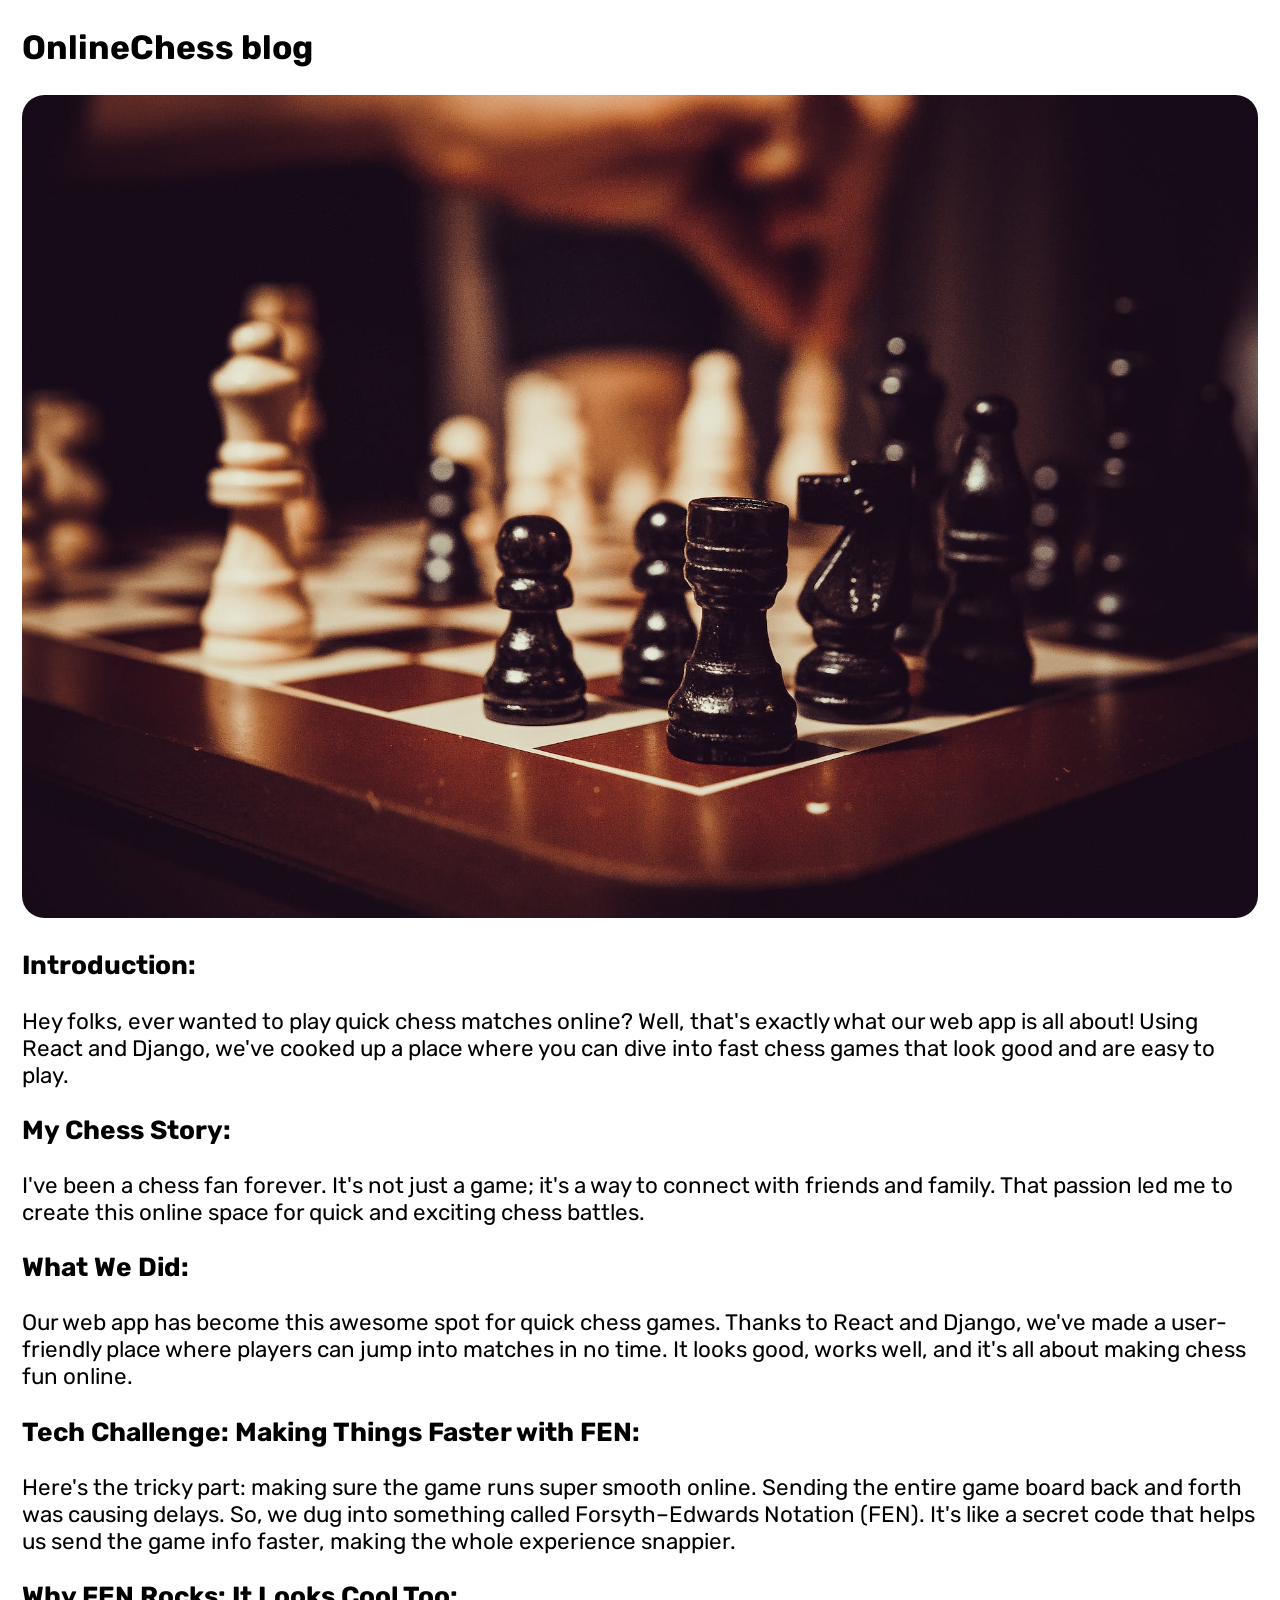
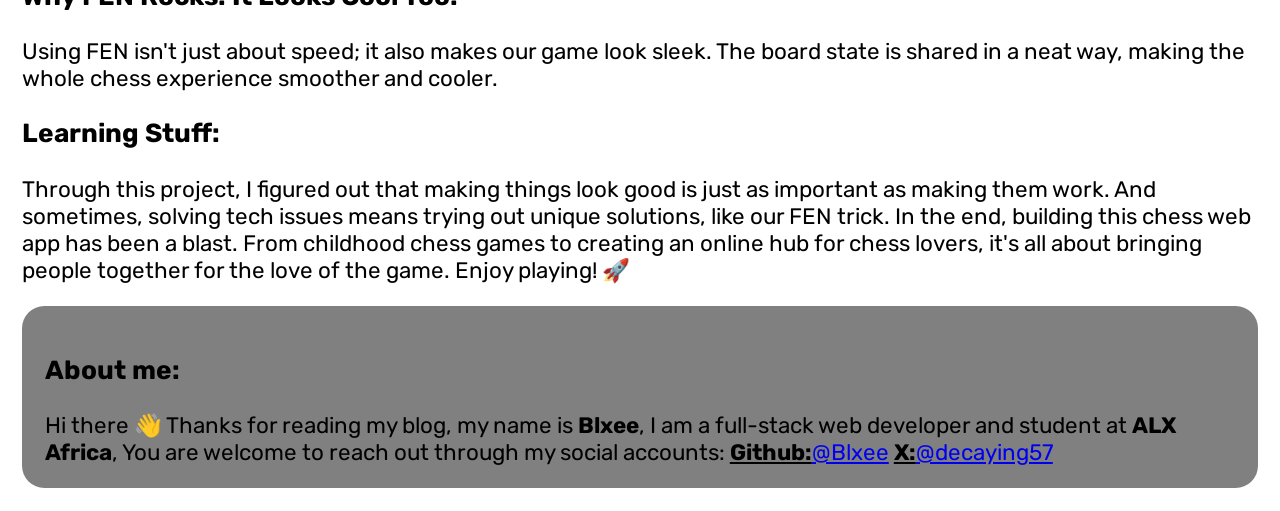
<file: index.html>
<!DOCTYPE html>
<html lang="en">
  <head>
    <title></title>
    <meta charset="UTF-8">
    <meta name="viewport" content="width=device-width, initial-scale=1">
    <link href="style.css" rel="stylesheet" type="text/css">
    <link rel="preconnect" href="https://fonts.googleapis.com">
    <link rel="preconnect" href="https://fonts.gstatic.com" crossorigin>
    <link href="https://fonts.googleapis.com/css2?family=Rubik:ital,wght@0,400;0,500;0,700;1,400;1,700&display=swap" rel="stylesheet">
  </head>
  <body>

    <h2>OnlineChess blog</h2>

    <img id="chess-board" src="assets/chess_board_1.jpg" alt="chess board">

    <h3>Introduction:</h3>

    Hey folks, ever wanted to play quick chess matches online? Well, that's exactly what our web app is all about! Using React and Django, we've cooked up a place where you can dive into fast chess games that look good and are easy to play.

    <h3>My Chess Story:</h3>

    I've been a chess fan forever. It's not just a game; it's a way to connect with friends and family. That passion led me to create this online space for quick and exciting chess battles.

    <h3>What We Did:</h3>

    Our web app has become this awesome spot for quick chess games. Thanks to React and Django, we've made a user-friendly place where players can jump into matches in no time. It looks good, works well, and it's all about making chess fun online.

    <h3>Tech Challenge: Making Things Faster with FEN:</h3>

    Here's the tricky part: making sure the game runs super smooth online. Sending the entire game board back and forth was causing delays. So, we dug into something called Forsyth–Edwards Notation (FEN). It's like a secret code that helps us send the game info faster, making the whole experience snappier.

    <h3>Why FEN Rocks: It Looks Cool Too:</h3>

    Using FEN isn't just about speed; it also makes our game look sleek. The board state is shared in a neat way, making the whole chess experience smoother and cooler.

    <h3>Learning Stuff:</h3>

    Through this project, I figured out that making things look good is just as important as making them work. And sometimes, solving tech issues means trying out unique solutions, like our FEN trick.

    In the end, building this chess web app has been a blast. From childhood chess games to creating an online hub for chess lovers, it's all about bringing people together for the love of the game. Enjoy playing! 🚀

    <div class="card">
      <h3>About me:</h3>
      Hi there 👋
      Thanks for reading my blog, my name is <strong>Blxee</strong>,
      I am a full-stack web developer and student at <strong>ALX Africa</strong>,
      You are welcome to reach out through my social accounts:
      <b><u>Github:</u></b><a href="https://github.com/Blxee">@Blxee</a>
      <b><u>X:</u></b><a href="https://twitter.com/decaying57">@decaying57</a>
    </div>
  
  </body>
</html>
</file>
<file: style.css>
* {
  box-sizing: border-box;
}

body {
  font-family: 'Rubik', sans-serif;
  font-size: 1.4em;
  margin: 1em;
}

#chess-board {
  max-width: 100%;
  border-radius: 1em;
}

.card {
  background-color: gray;
  max-width: 100%;
  border-radius: 1em;
  padding: 1em;
  margin-top: 1em;
}
</file>
